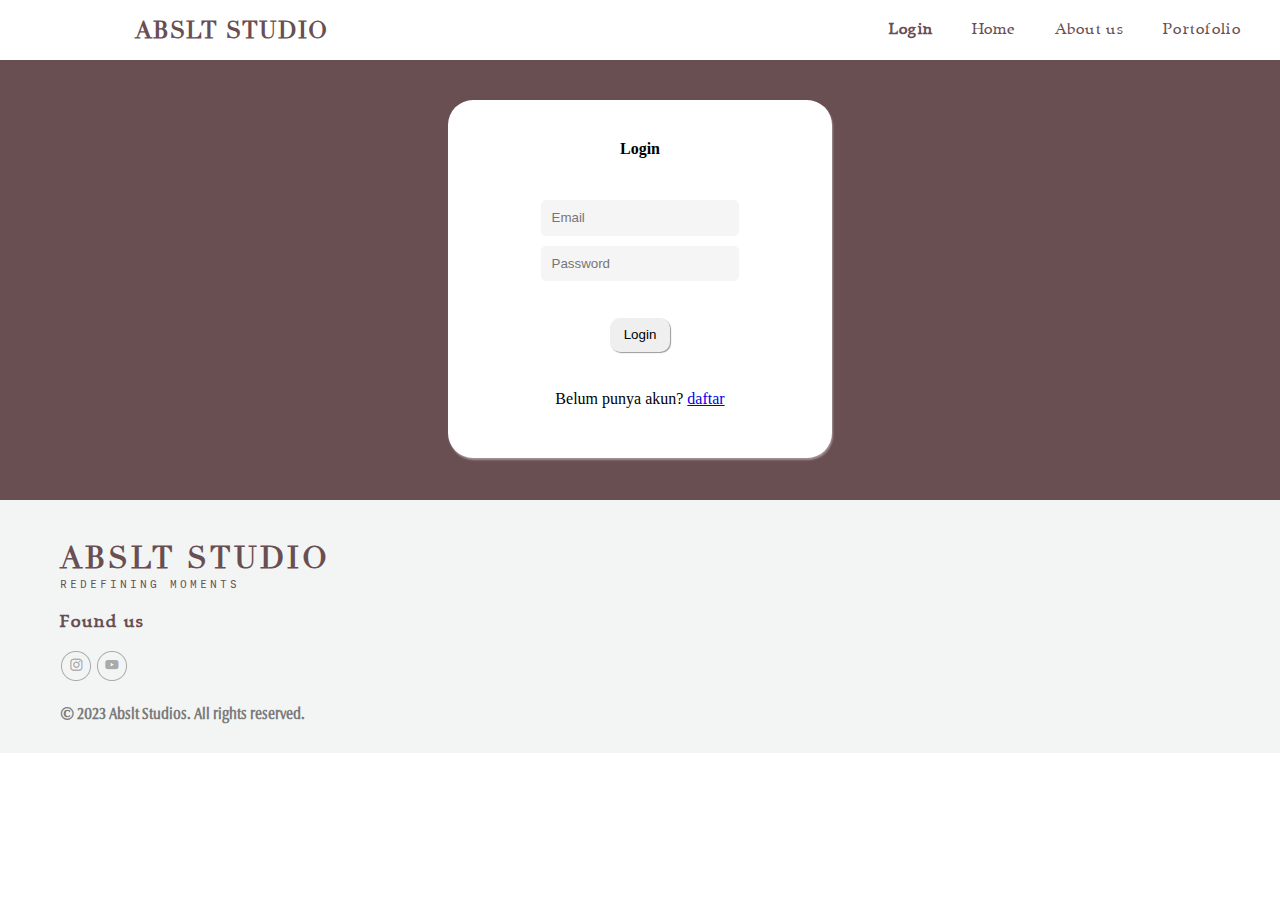
<file: Postest 2/html/index.html>
<!DOCTYPE html>
<html>
    <head>
        <link rel="stylesheet" type="text/css" href="../css/login.css">
        <meta charset="UTF-8">
        <meta http-equiv="X-UA-Compatible" content="IE=edge">
        <meta name="viewport" content="width=device-width, initial-scale=1.0">
        <title>Portfolibsite</title>

    </head>
    <body>
        <div class="wrapper">
            <div class="header">
                <p><b>ABSLT STUDIO</b></p> 
                <a href="portofolio.html">Portofolio</a>
                <a href="about.html">About us</a>
                <a href="webphoto.html">Home</a>
                <a href="index.html"><b>Login</b></a>
            </div>
            <div class="content">
                <form class="form" id="form">
                    <p class="heading">Login</p>
                    <input type="text" class="input" placeholder="Email" id="emllogin" required>
                    <input type="password" class="input" placeholder="Password" id="passlogin" required>
                    <button type="submit" class="submit" id="masuk" onclick="login()">Login</button>
                    <br>
                    <p>Belum punya akun? <a href="daftar.html">daftar</p>
                </form>
            </div>
            <footer>
                <a id="nama" href="webphotologin.html"><b>ABSLT STUDIO</b></a>
                <br>
                <p id="slogan">REDEFINING MOMENTS</p>
                <br>
                <p id="kontak"><b>Found us</b></p>
                <br>
                
                    <a href="https://instagram.com/indrabna?igshid=OGQ2MjdiOTE=" target="_blank" ><img src="../img/ig.png"></a>  
                    <a href=""><img src="../img/yt.png"></a>
                    <br><br>
                    <div class="copy">
                        <p><b>&copy; 2023 Abslt Studios. All rights reserved.</b></p>
                    </div>
                </footer>
        </div>
    </body>
    <script src="../js/coba.js"></script>
</html>
</file>
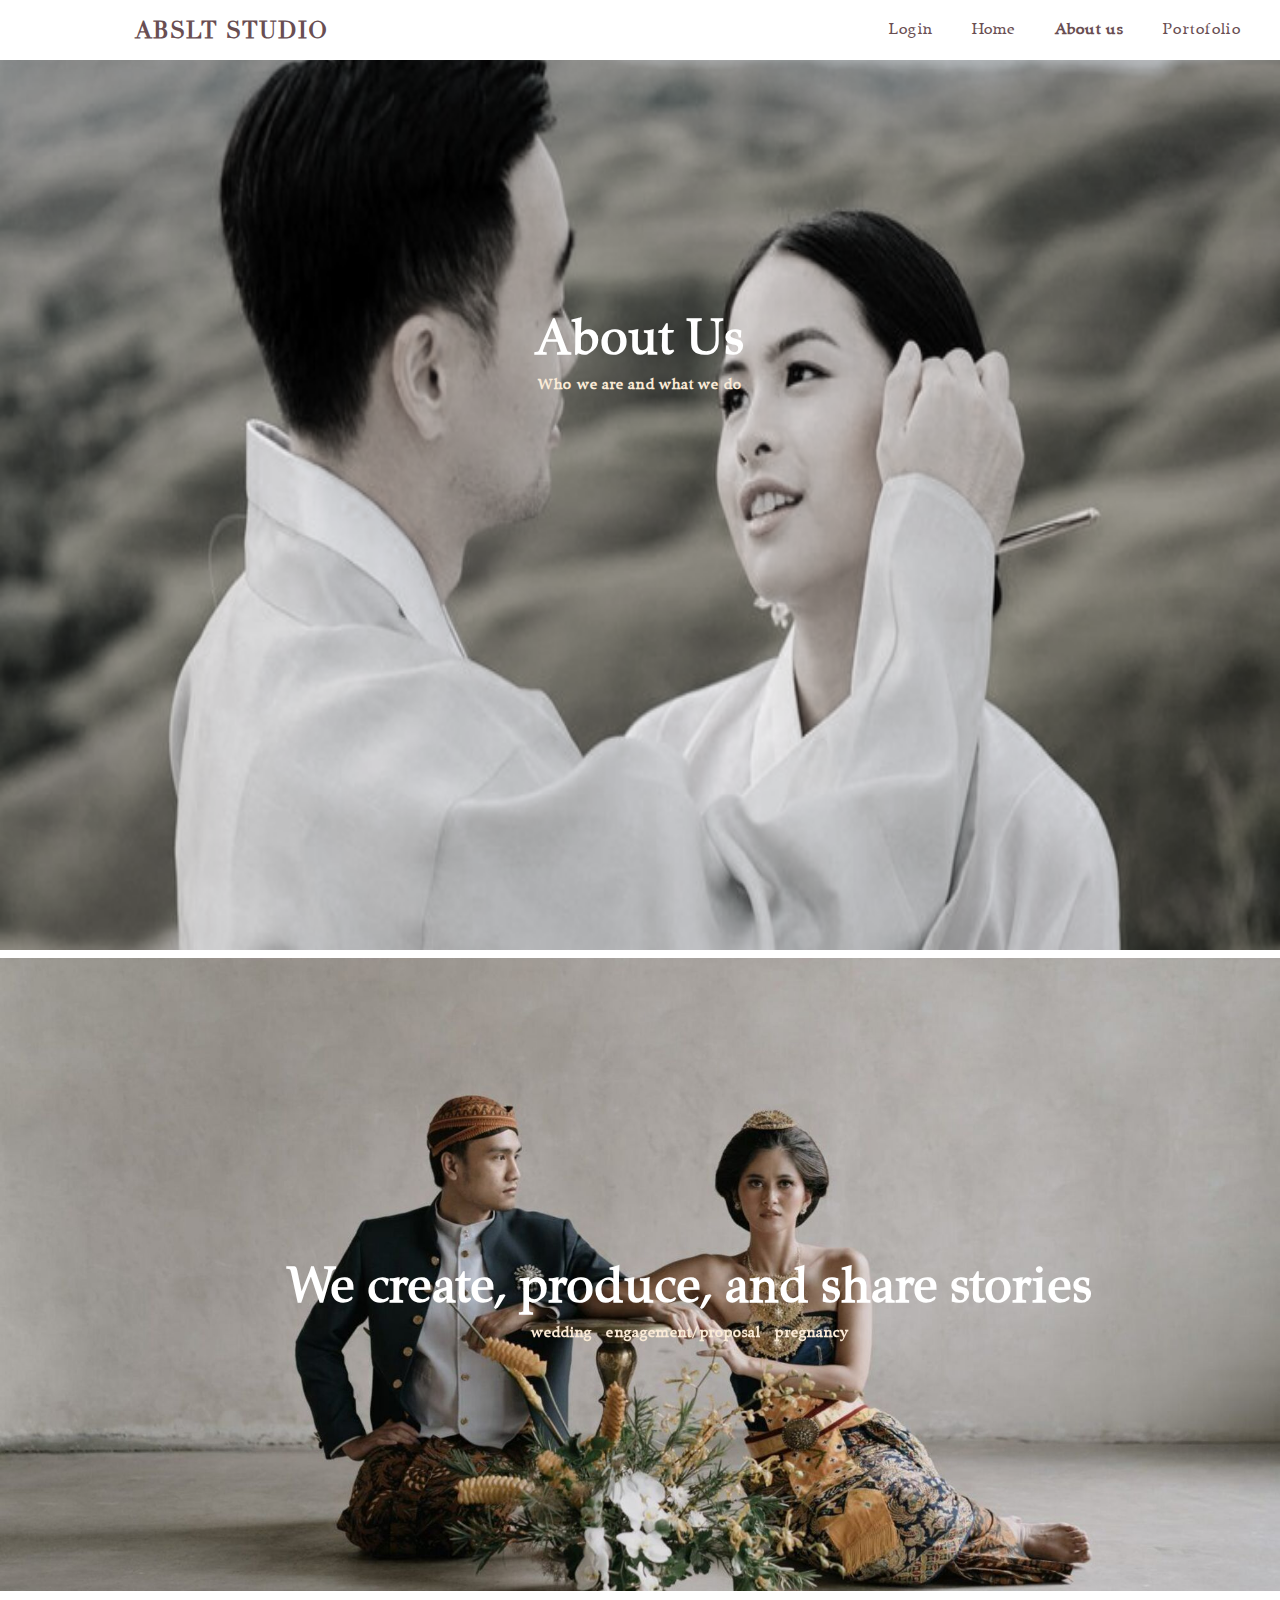
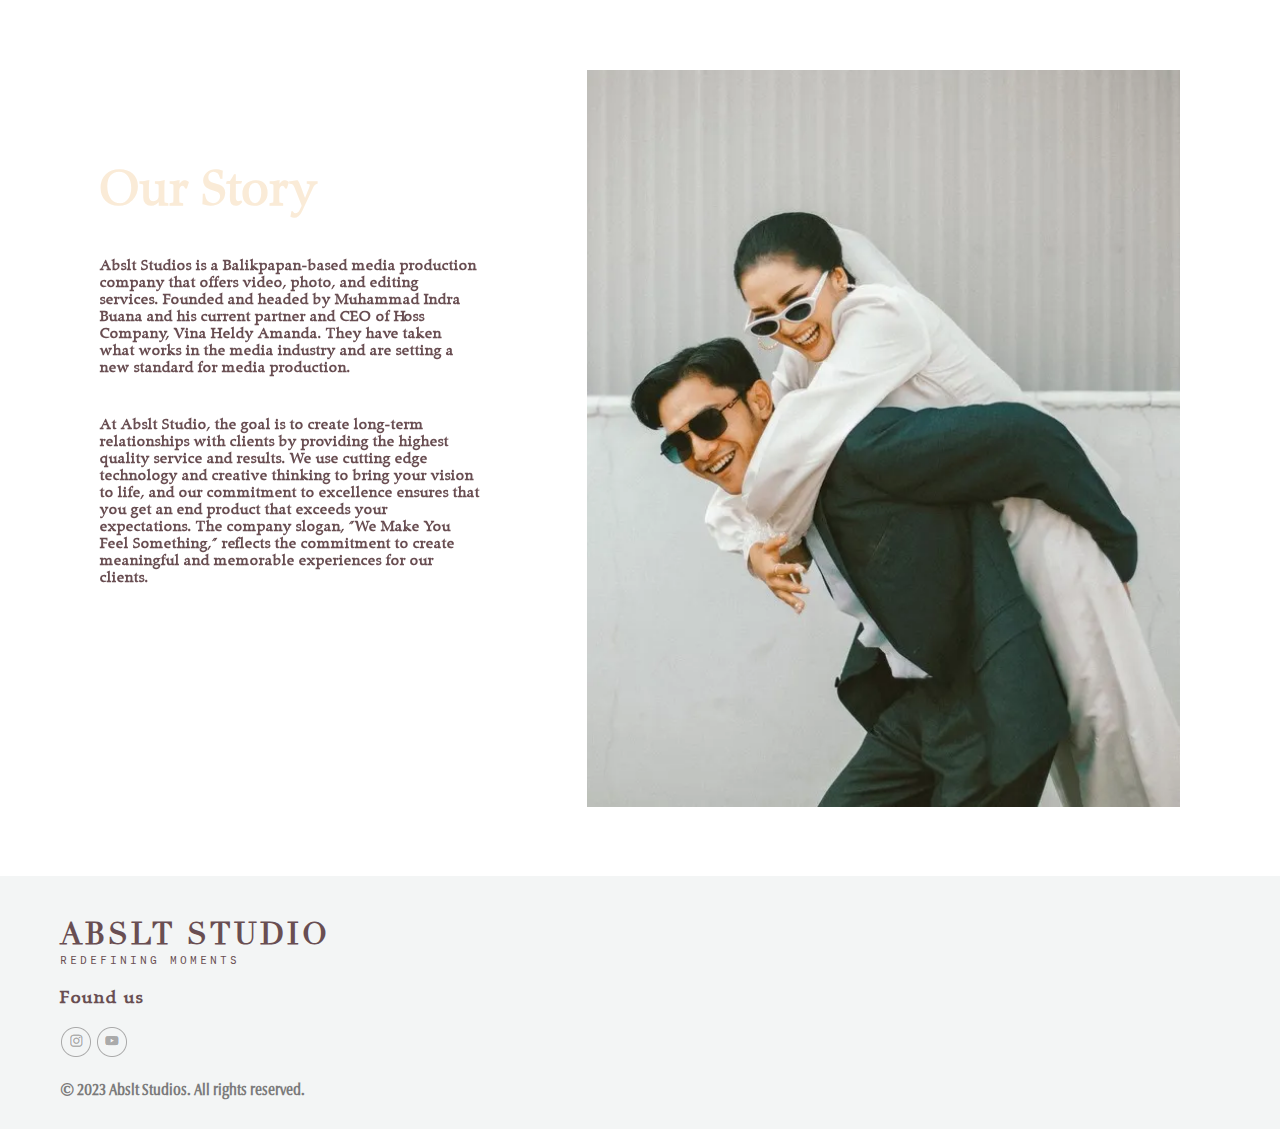
<file: Postest 2/html/about.html>
<!DOCTYPE html>
<html>
    <head>
        <link rel="stylesheet" type="text/css" href="../css/about.css">
        <meta charset="UTF-8">
        <meta http-equiv="X-UA-Compatible" content="IE=edge">
        <meta name="viewport" content="width=device-width, initial-scale=1.0">
        <title>Portfolibsite</title>

    </head>
    <body>
        <div class="wrapper">
            <div class="header">
                <p><b>ABSLT STUDIO</b></p>    

                <a href="portofolio.html">Portofolio</a>
                <a href="about.html"><b>About us</b></a>
                <a href="webphoto.html">Home</a>
                <a href="index.html">Login</a>
            </div>
            <div class="content">
                <p><b>About Us</b></p>
                <h1>Who we are and what we do</h1>
                <div class="service">
                    <p><b>We create, produce, and share stories</b></p>
                    <h1>wedding engagement/proposal pregnancy</h1>
                </div>
                <div class="penjelasan">
                    <p><b>Our Story</b></p>
                    <h1>Abslt Studios is a Balikpapan-based media production company that offers video, photo, and editing services. Founded and headed by Muhammad Indra Buana and his current partner and CEO of Hoss Company, Vina Heldy Amanda. They have taken what works in the media industry and are setting a new standard for media production.</h1>
                    <h1>At Abslt Studio, the goal is to create long-term relationships with clients by providing the highest quality service and results. We use cutting edge technology and creative thinking to bring your vision to life, and our commitment to excellence ensures that you get an end product that exceeds your expectations. The company slogan, "We Make You Feel Something," reflects the commitment to create meaningful and memorable experiences for our clients. </h1>
                </div>
            </div>
            <footer>
                <a id="nama" href="webphoto.html"><b>ABSLT STUDIO</b></a>
                <br>
                <p id="slogan">REDEFINING MOMENTS</p>
                <br>
                <p id="kontak"><b>Found us</b></p>
                <br>
                
                <a href="https://instagram.com/indrabna?igshid=OGQ2MjdiOTE=" target="_blank" ><img src="../img/ig.png"></a>  
                <a href=""><img src="../img/yt.png"></a>
                <br><br>
                <div class="copy">
                    <p><b>&copy; 2023 Abslt Studios. All rights reserved.</b></p>
                </div>
            </footer>
        </div>
    </body>
</html>
</file>
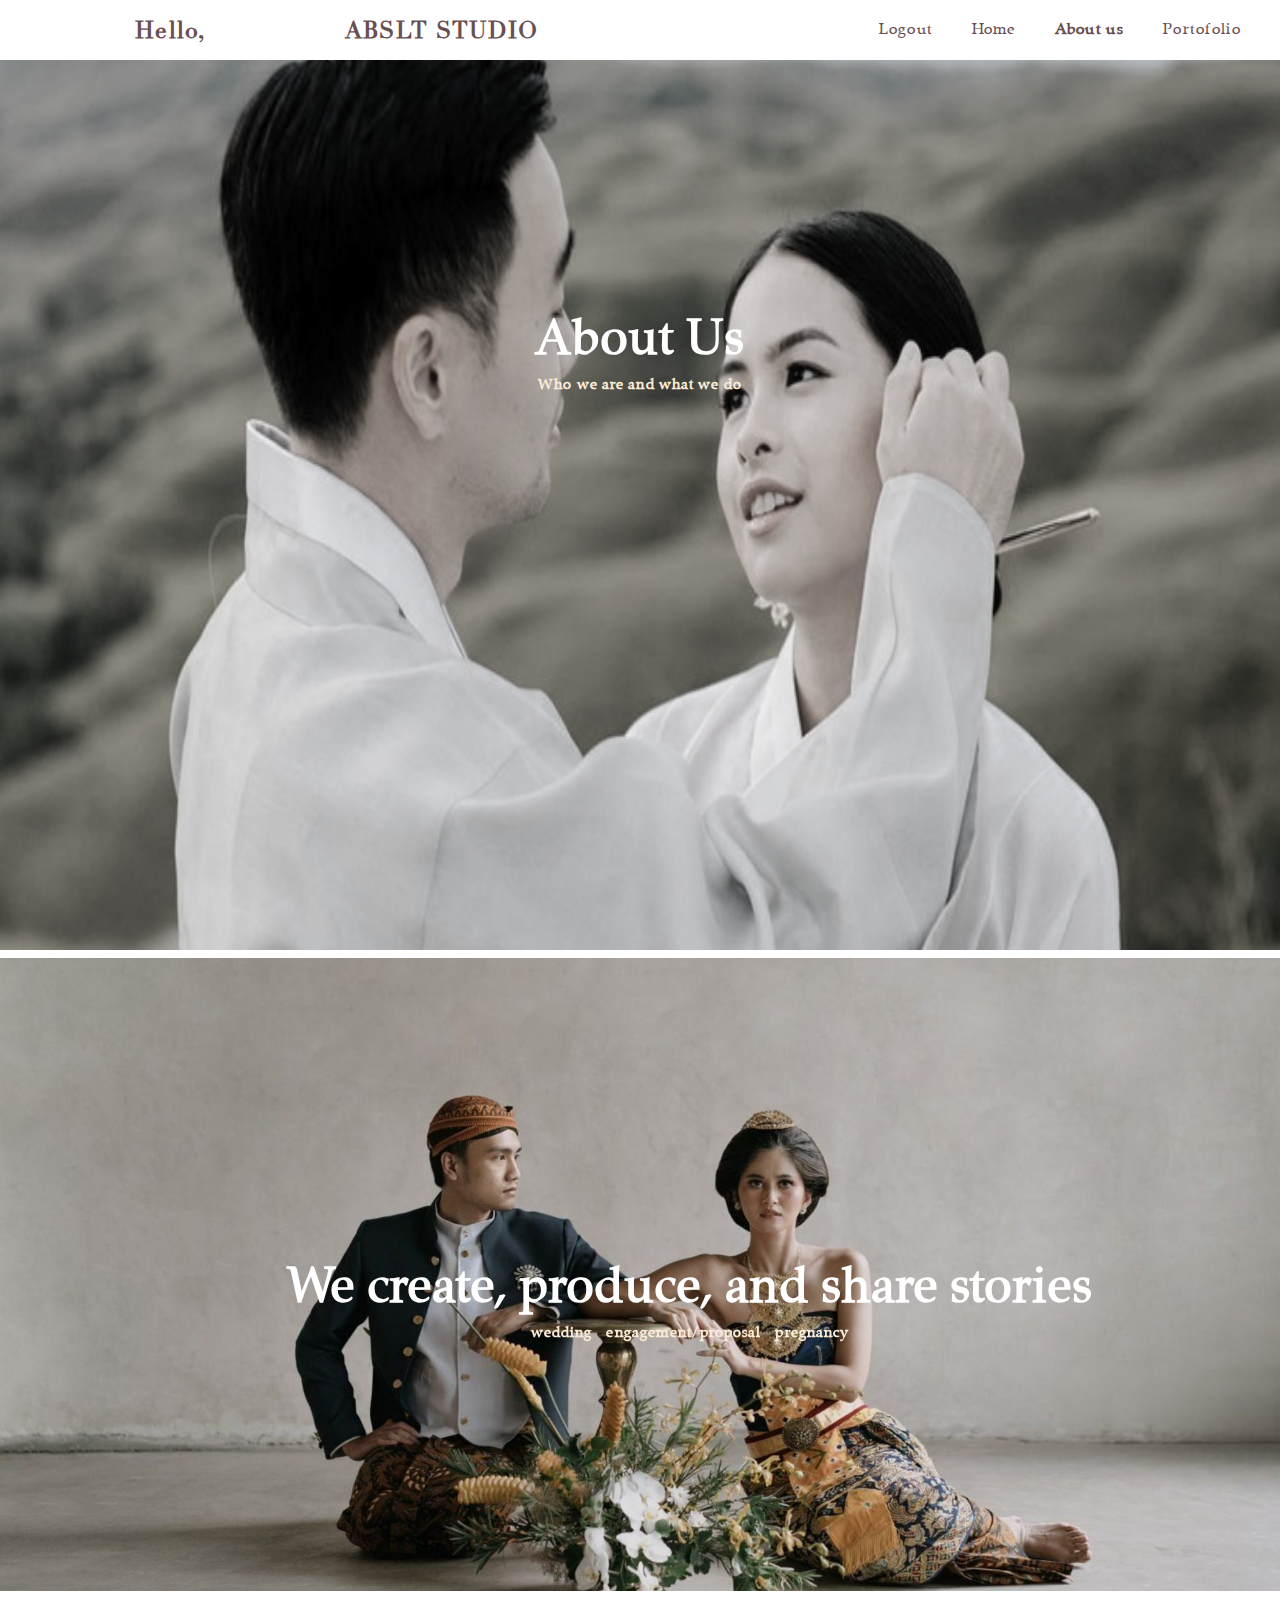
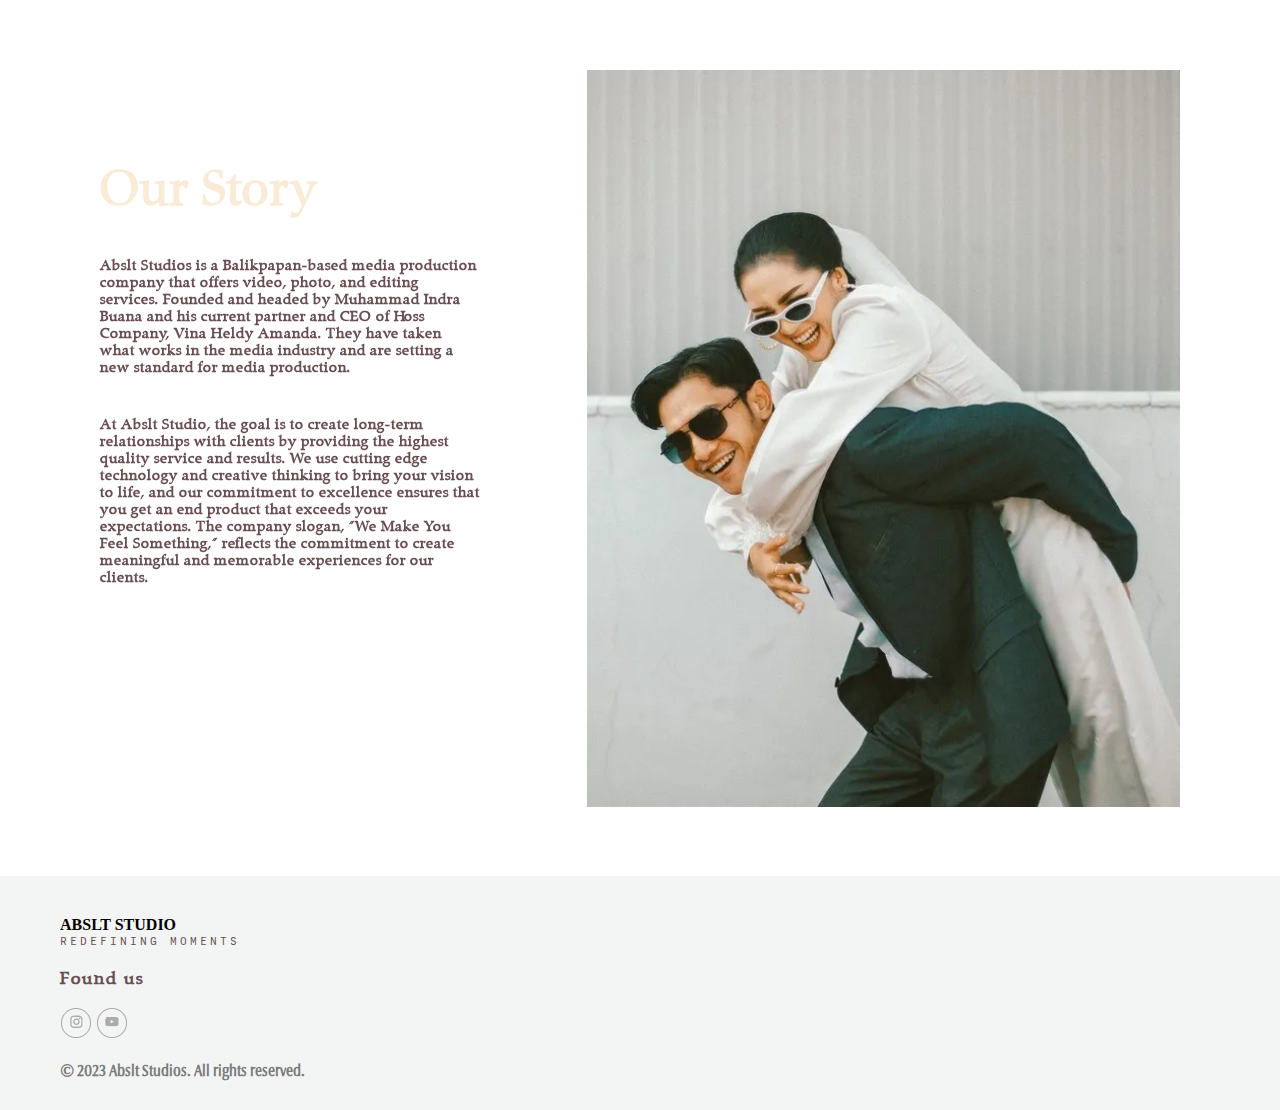
<file: Postest 2/html/aboutlogin.html>
<!DOCTYPE html>
<html>
    <head>
        <link rel="stylesheet" type="text/css" href="../css/about.css">
        <meta charset="UTF-8">
        <meta http-equiv="X-UA-Compatible" content="IE=edge">
        <meta name="viewport" content="width=device-width, initial-scale=1.0">
        <title>Portfolibsite</title>

    </head>
    <body>
        <div class="wrapper">
            <div class="header">
                <p><b>Hello, </b><span id='hello' style="font-weight: 600;"></span></p>  
                <p><b>ABSLT STUDIO</b></p>    
                <a href="portofoliologin.html">Portofolio</a>
                <a href="aboutlogin.html"><b>About us</b></a>
                <a href="webphotologin.html">Home</a>
                <a href="index.html">Logout</a>
            </div>
            <div class="content">
                <p><b>About Us</b></p>
                <h1>Who we are and what we do</h1>
                <div class="service">
                    <p><b>We create, produce, and share stories</b></p>
                    <h1>wedding engagement/proposal pregnancy</h1>
                </div>
                <div class="penjelasan">
                    <p><b>Our Story</b></p>
                    <h1>Abslt Studios is a Balikpapan-based media production company that offers video, photo, and editing services. Founded and headed by Muhammad Indra Buana and his current partner and CEO of Hoss Company, Vina Heldy Amanda. They have taken what works in the media industry and are setting a new standard for media production.</h1>
                    <h1>At Abslt Studio, the goal is to create long-term relationships with clients by providing the highest quality service and results. We use cutting edge technology and creative thinking to bring your vision to life, and our commitment to excellence ensures that you get an end product that exceeds your expectations. The company slogan, "We Make You Feel Something," reflects the commitment to create meaningful and memorable experiences for our clients. </h1>
                </div>
            </div>
            <footer>
                <b>ABSLT STUDIO</b></a>
                <br>
                <p id="slogan">REDEFINING MOMENTS</p>
                <br>
                <p id="kontak"><b>Found us</b></p>
                <br>
                
                <a href="https://instagram.com/indrabna?igshid=OGQ2MjdiOTE=" target="_blank" ><img src="../img/ig.png"></a>  
                <a href=""><img src="../img/yt.png"></a>
                <br><br>
                <div class="copy">
                    <p><b>&copy; 2023 Abslt Studios. All rights reserved.</b></p>
                </div>
            </footer>
        </div>
    </body>
    <script src="../js/webphoto.js"></script>
</html>
</file>
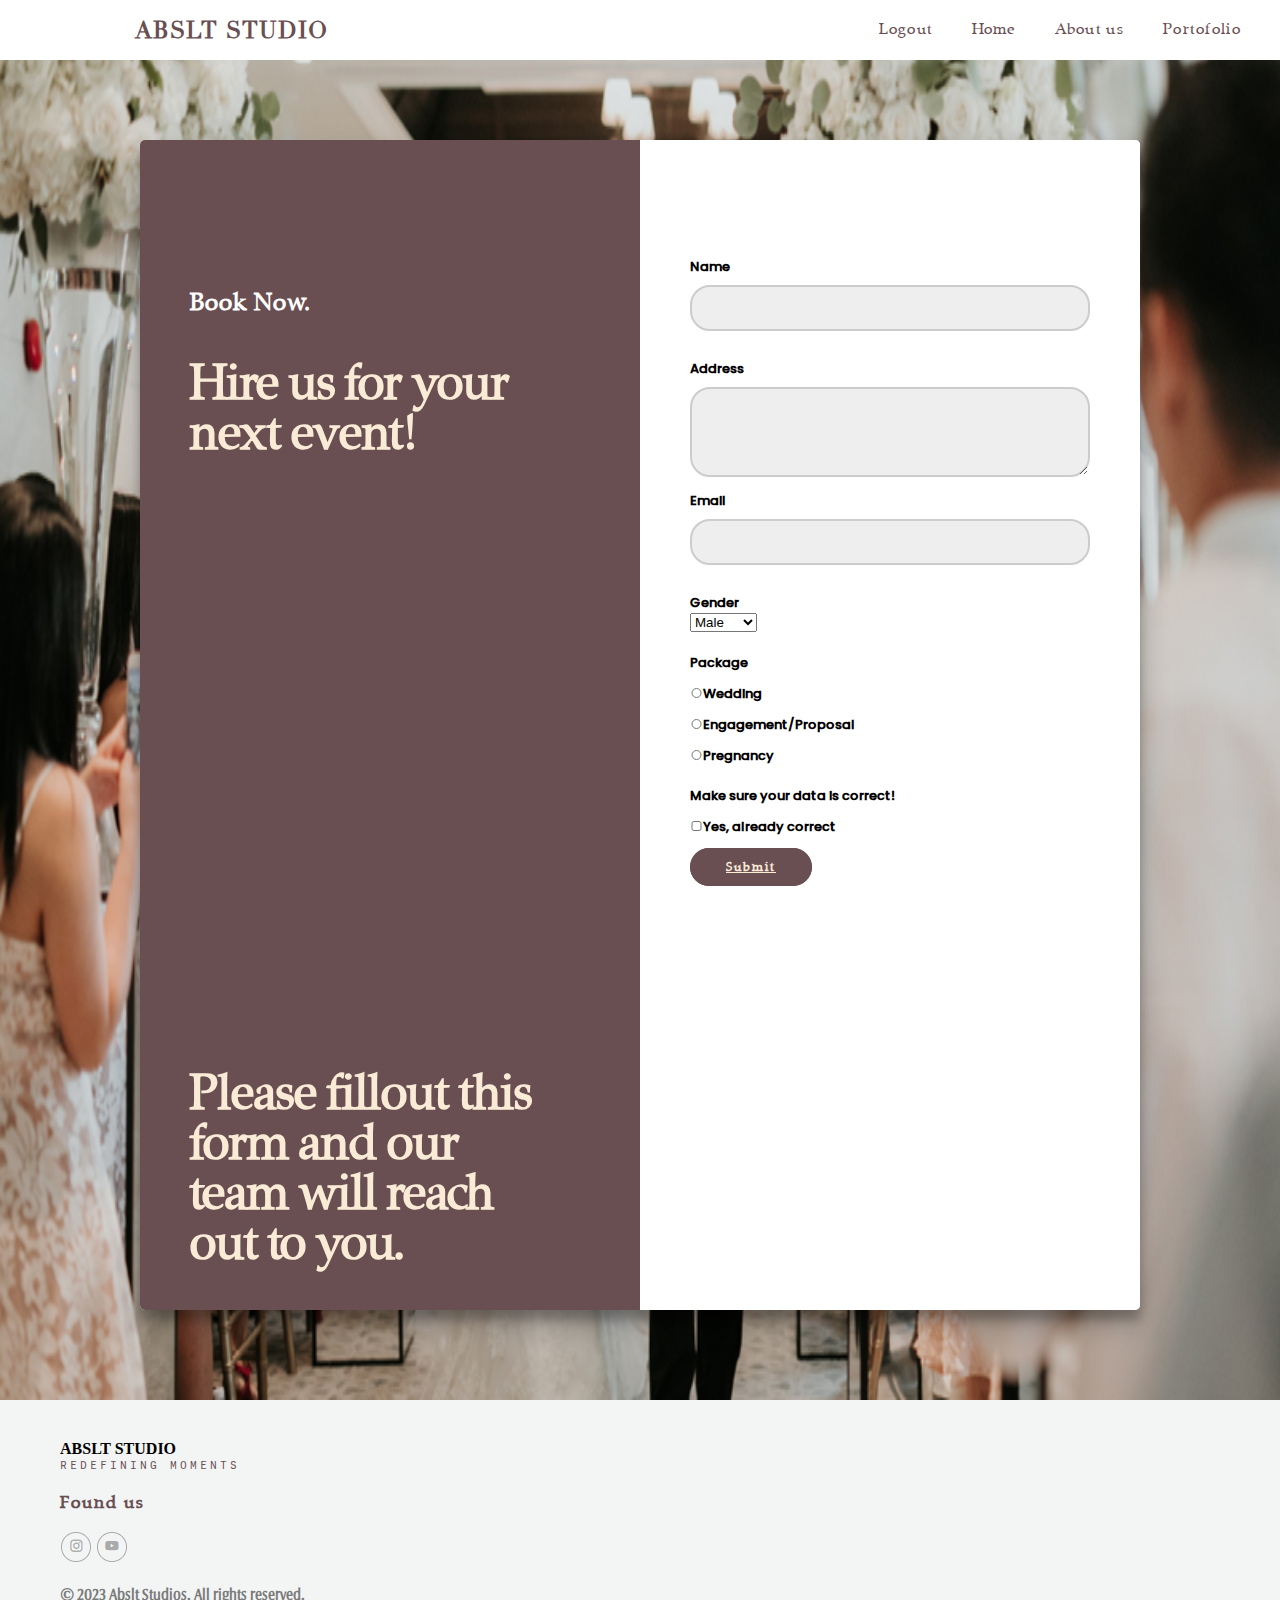
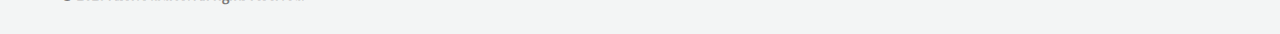
<file: Postest 2/html/booknowlogin.html>
<!DOCTYPE html>
<html>
    <head>
        <link rel="stylesheet" type="text/css" href="../css/booknow.css">
        <meta charset="UTF-8">
        <meta http-equiv="X-UA-Compatible" content="IE=edge">
        <meta name="viewport" content="width=device-width, initial-scale=1.0">
        <title>Portfolibsite</title>

    </head>
    <body>
        <div class="wrapper">
            <div class="header">
                <p><b>ABSLT STUDIO</b></p>    
                <a href="portofoliologin.html">Portofolio</a>
                <a href="aboutlogin.html">About us</a>
                <a href="webphotologin.html">Home</a>
                <a href="index.html">Logout</a>
            </div>
            <div class="content">
                <div class="container">
                    <div class="card-container">
                        <div class="left">
                            <div class="left-container">
                                <h2><b>Book Now.</b></h2>
                                <p><b>Hire us for your next event!</b></p>
                                <p><b>Please fillout this form and our team will reach out to you.</b></p></b></p>
                            </div>
                        </div>
                        <div class="right">
                            <div class="right-container">
                                <form>
                                    <label for="text">Name</label><br>
                                    <input type="text" id="nm" name="nm"><br>
                                    <br>
                                    <label for="pesan">Address</label><br>
                                    <textarea rows="5" cols="40" id="address" name="pesan"></textarea><br>
                                    <label for="email">Email</label><br>
                                    <input type="email" id="eml" name="eml"><br>
                                    <br>
                                    <label for="Gender">Gender</label><br>
                                    <select id="Gender" name="Gender">
                                        <option value="Male">Male</option>
                                        <option value="Female">Female</option>
                                    </select>
                                    <br><br>
                                    <label for="radio">Package</label><br>
                                    <input type="radio" id="wedding" name="radio" value="wedding">Wedding<br>
                                    <input type="radio" id="engagementproposal" name="radio" value="engagementproposal">Engagement/Proposal<br>
                                    <input type="radio" id="pregnancy" name="radio" value="pregnancy">Pregnancy<br>
                                    <br>
                                    <label for="checkbox">Make sure your data is correct!</label><br>
                                    <input type="checkbox" name="checkbox" id="checkbox" value="Yes, already correct">Yes, already correct<br>
                                    <br>
                                    <!-- <button>Book</button> -->
                                    <a class="btn" onclick="simpan()" href="form.html">Submit</a>
                                </form>
                            </div>
                        </div>
                    </div>
            
                </div>
            </div>
            <footer>
                <b>ABSLT STUDIO</b></a>
                <br>
                <p id="slogan">REDEFINING MOMENTS</p>
                <br>
                <p id="kontak"><b>Found us</b></p>
                <br>
                
                    <a href="https://instagram.com/indrabna?igshid=OGQ2MjdiOTE=" target="_blank" ><img src="../img/ig.png"></a>  
                    <a href=""><img src="../img/yt.png"></a>
                    <br><br>
                    <div class="copy">
                        <p><b>&copy; 2023 Abslt Studios. All rights reserved.</b></p>
                    </div>
            </footer>
        </div>
    </body>
    <script src="../js/boooknow.js"></script>
</html>

    <!-- <h1>Formulir Pendaftaran</h1>
    <form>
      <label for="nama">Nama Lengkap:</label>
      <input type="text" id="nama" name="nama" placeholder="Masukkan nama lengkap" required>

      <label for="email">Email:</label>
      <input type="email" id="email" name="email" placeholder="Masukkan alamat email" required>

      <label for="bidang">Pilih Bidang</label>
      <input type="checkbox" id="bidang" name="checkbox" value="Web Developer">Web Developer <br>
      <input type="checkbox" id="bidang" name="checkbox" value="UI/UX Design">UI/UX Design <br>
      <input type="checkbox" id="bidang" name="checkbox" value="Cyber Security">Cyber Security <br>
      <br>
      <br>
      <label for="alamat">Alamat:</label>
      <input type="text" id="alamat" name="alamat" placeholder="Masukkan alamat" required>
      
      <br>
      <label for="radio">Pendidikan Terakhir:</label><br> 
      <input type="radio"  name="radio" value="SMK">SMK <br>
      <input type="radio" name="radio" value="SMA">SMA <br>
      <br>
      <a class="btn" onclick="simpan()" href="form.html">Submit</a> -->
</file>
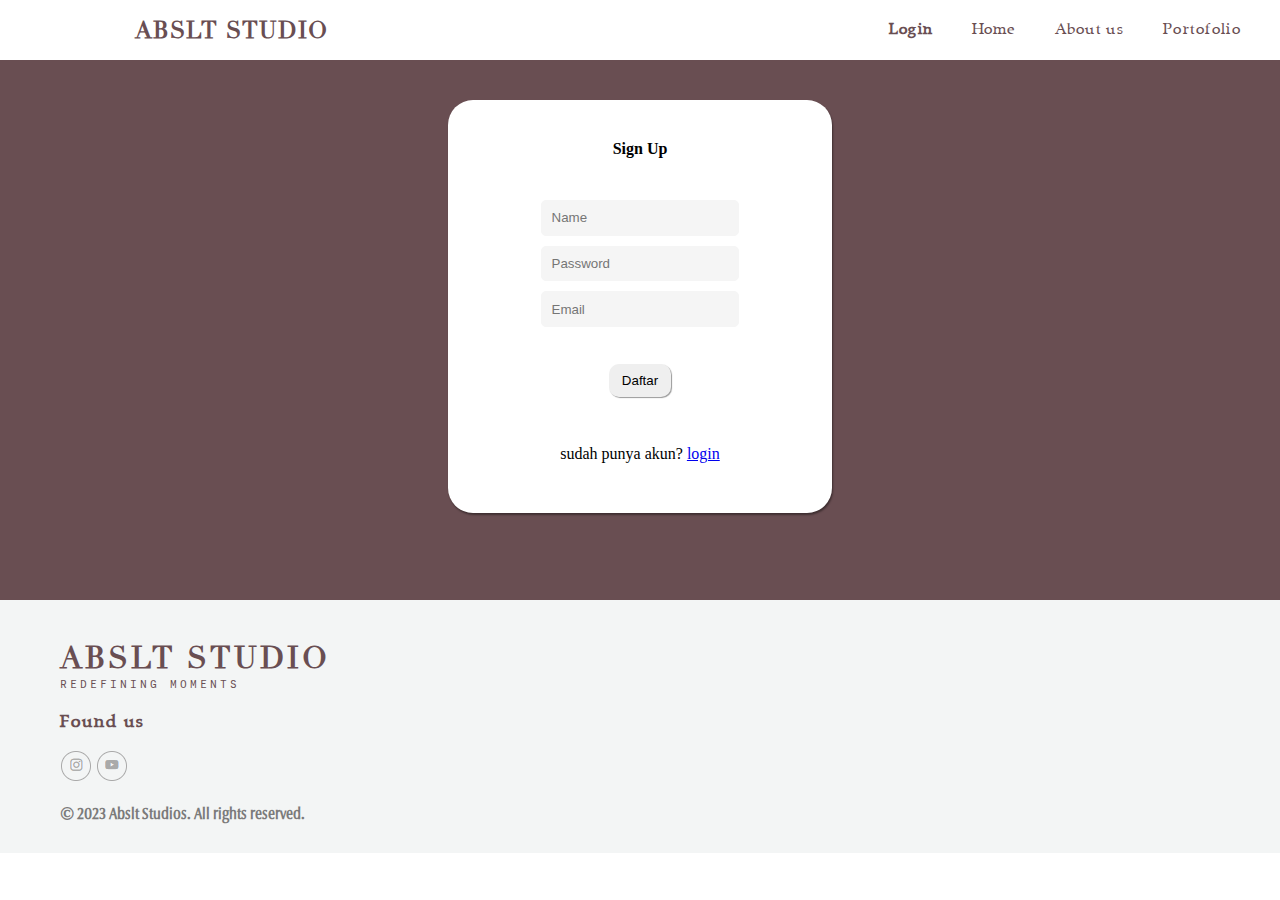
<file: Postest 2/html/daftar.html>
<!DOCTYPE html>
<html>
    <head>
        <link rel="stylesheet" type="text/css" href="../css/daftar.css">
        <meta charset="UTF-8">
        <meta http-equiv="X-UA-Compatible" content="IE=edge">
        <meta name="viewport" content="width=device-width, initial-scale=1.0">
        <title>Portfolibsite</title>

    </head>
    <body>
        <div class="wrapper">
            <div class="header">
                <p><b>ABSLT STUDIO</b></p>

                <a href="portofolio.html">Portofolio</a>
                <a href="about.html">About us</a>
                <a href="webphoto.html">Home</a>
                <a href="index.html"><b>Login</b></a>
            </div>
            <div class="content">
                <form id="form" class="form">
                    <p class="heading">Sign Up</p>
                    <input type="text" class="input" placeholder="Name" id="nama" required>
                    <input type="password" class="input" placeholder="Password" id="pw" required>
                    <input type="email" class="input" placeholder="Email" id="eml" required>
                    <button type="submit" class="submit" id="submit">Daftar</button>
                    <table>
    
                        <tbody id="result">
                             
                        </tbody>
                    </table>
                    <br>
                    <p>sudah punya akun? <a href="index.html">login</p>
                </form>
            </div>
            <footer>
                <a id="name" href="webphoto.html"><b>ABSLT STUDIO</b></a>
                <br>
                <p id="slogan">REDEFINING MOMENTS</p>
                <br>
                <p id="kontak"><b>Found us</b></p>
                <br>
                
                    <a href="https://instagram.com/indrabna?igshid=OGQ2MjdiOTE=" target="_blank" ><img src="../img/ig.png"></a>  
                    <a href=""><img src="../img/yt.png"></a>
                    <br><br>
                    <div class="copy">
                        <p><b>&copy; 2023 Abslt Studios. All rights reserved.</b></p>
                    </div>
                </footer>
        </div>
    </body>
    <script src="../js/coba.js"></script>
</html>
</file>
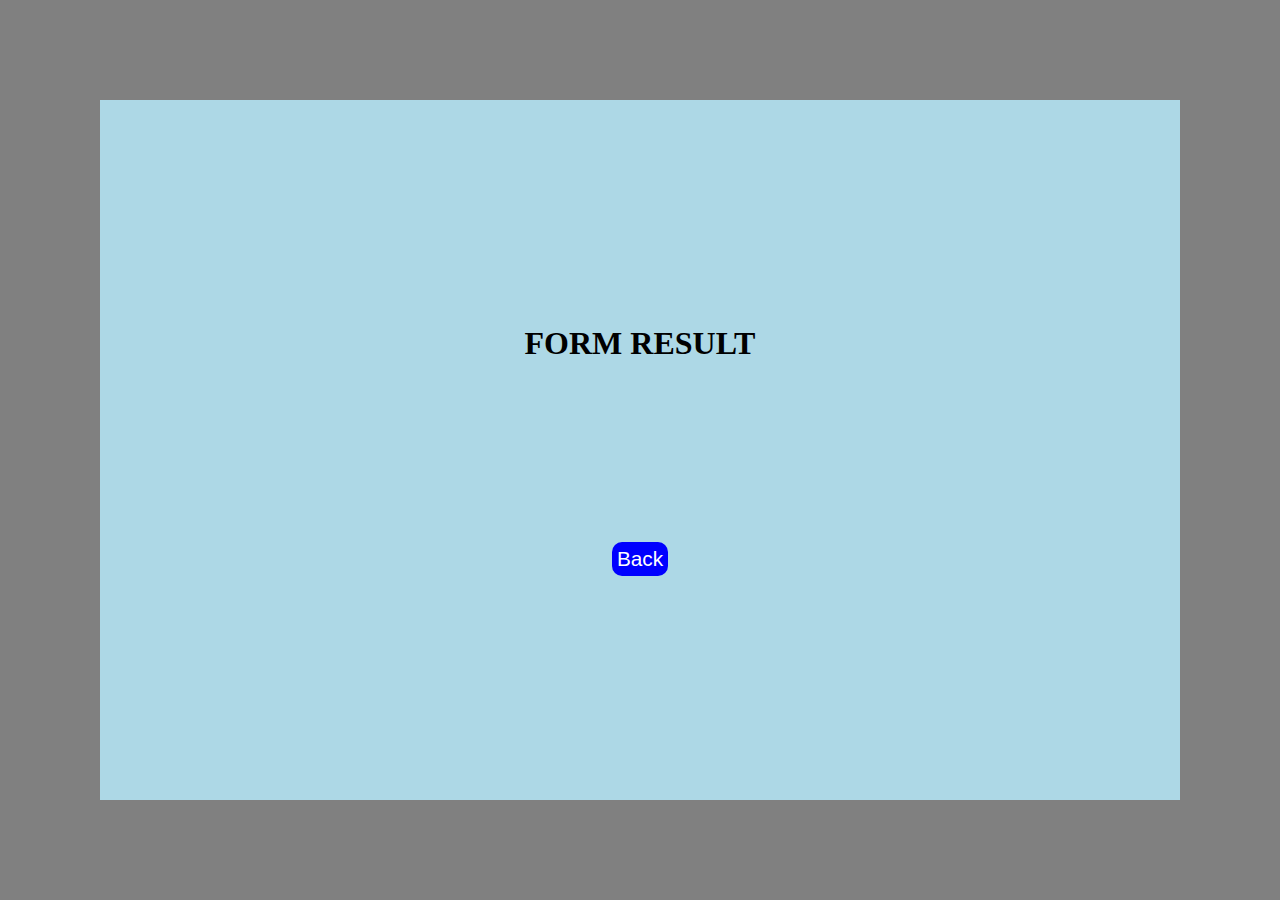
<file: Postest 2/html/form.html>
<!DOCTYPE html>
<html lang="en">
<head>
    <meta charset="UTF-8">
    <meta http-equiv="X-UA-Compatible" content="IE=edge">
    <meta name="viewport" content="width=device-width, initial-scale=1.0">
    <link rel="stylesheet" href="../css/form.css">
    <title>Form</title>
</head>
<body>
    <header>
        <h1> FORM RESULT</h1>
    </header>
    <main>
        <div class="konten">
            <pre id="nm_form"></pre>
            <pre id="eml_form"></pre>
            <pre id="address_form"></pre>
            <pre id="gender_form"></pre>
            <pre id="radio_form"></pre>
            <pre id="checkbox_form"></pre>
        </div>
        <div class="back">
            <a href="webphotologin.html">Back</a>
        </div>    
    </main>
<script src="../js/form.js"></script>
</body>
</html>
</file>
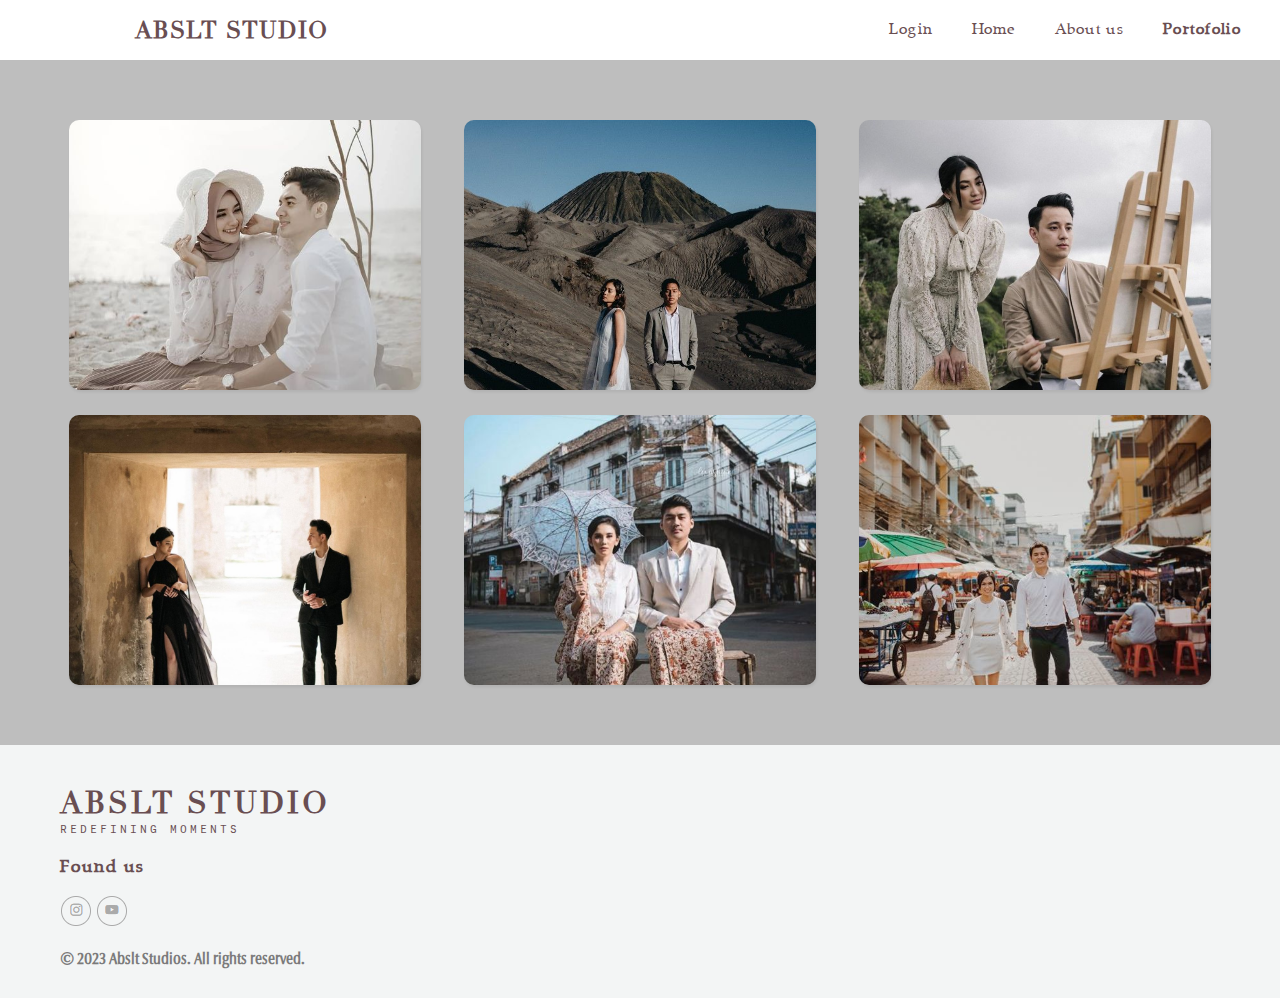
<file: Postest 2/html/portofolio.html>
<!DOCTYPE html>
<html>
    <head>
        <link rel="stylesheet" type="text/css" href="../css/portofolio.css">
        <meta charset="UTF-8">
        <meta http-equiv="X-UA-Compatible" content="IE=edge">
        <meta name="viewport" content="width=device-width, initial-scale=1.0">
        <title>Portfolibsite</title>

    </head>
    <body>
            <div class="header">
                <p><b>ABSLT STUDIO</b></p>    
                <a href="portofolio.html"><b>Portofolio</b></a>
                <a href="about.html">About us</a>
                <a href="webphoto.html">Home</a>
                <a href="index.html">Login</a>
            </div>
            <div class="content">
                <img src="../img/1jpg.jpg">
                <img src="../img/2.jpg">
                <img src="../img/3.jpg">
                <img src="../img/4.jpg">
                <img src="../img/5.jpg">
                <img src="../img/6.jpg">
            </div>
            <footer>
                <a id="nama" href="webphoto.html"><b>ABSLT STUDIO</b></a>
                <br>
                <p id="slogan">REDEFINING MOMENTS</p>
                <br>
                <p id="kontak"><b>Found us</b></p>
                <br>
                
                    <a href="https://instagram.com/indrabna?igshid=OGQ2MjdiOTE=" target="_blank" ><img src="../img/ig.png"></a>  
                    <a href=""><img src="../img/yt.png"></a>
                    <br><br>
                    <div class="copy">
                        <p><b>&copy; 2023 Abslt Studios. All rights reserved.</b></p>
                    </div>
            </footer>
        
    </body>
</html>
</file>
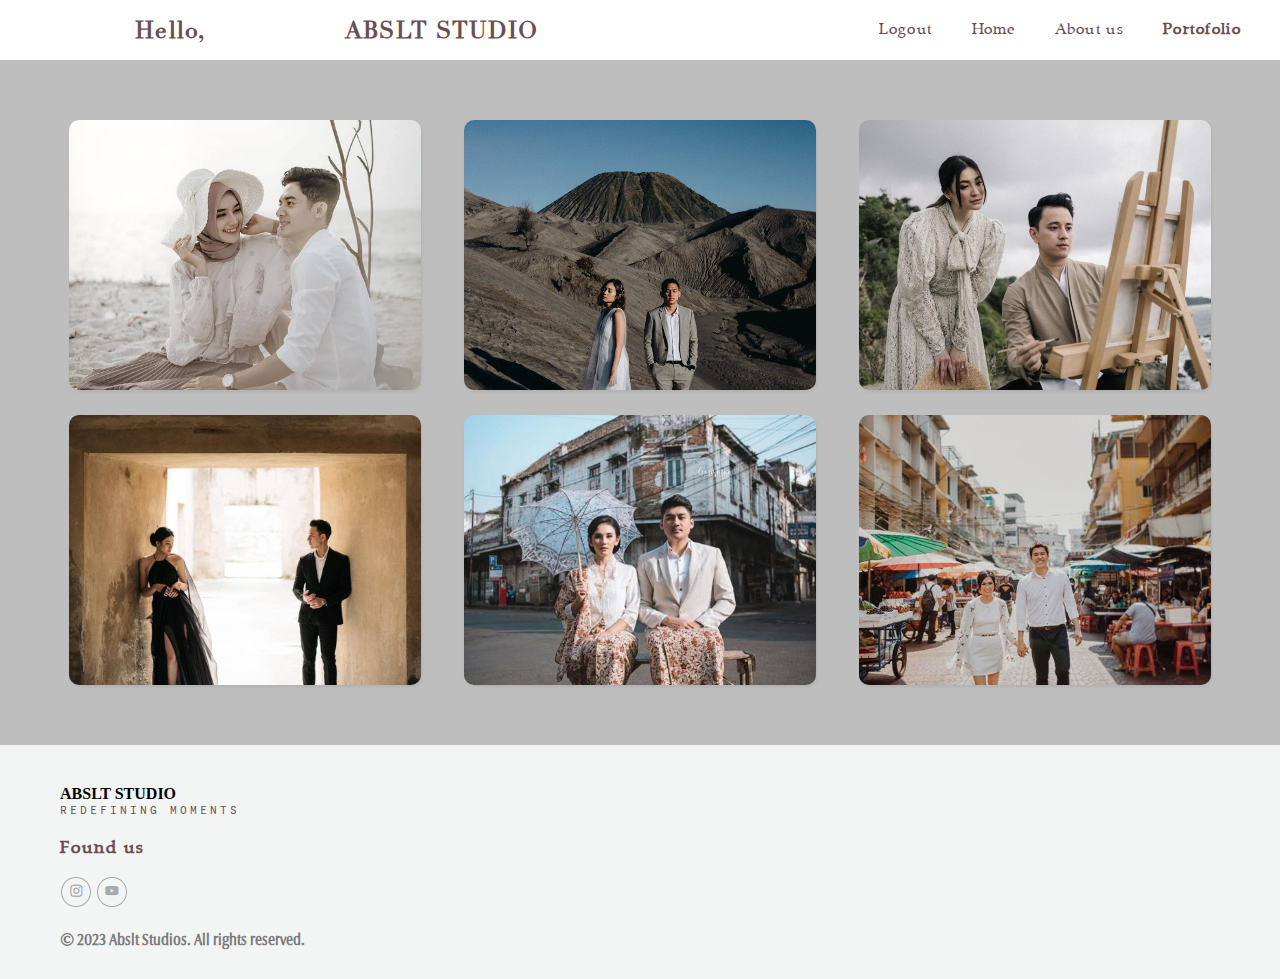
<file: Postest 2/html/portofoliologin.html>
<!DOCTYPE html>
<html>
    <head>
        <link rel="stylesheet" type="text/css" href="../css/portofolio.css">
        <meta charset="UTF-8">
        <meta http-equiv="X-UA-Compatible" content="IE=edge">
        <meta name="viewport" content="width=device-width, initial-scale=1.0">
        <title>Portfolibsite</title>

    </head>
    <body>
            <div class="header">
                <p><b>Hello, </b><span id='hello' style="font-weight: 600;"></span></p>  
                <p><b>ABSLT STUDIO</b></p>    
                <a href="portofoliologin.html"><b>Portofolio</b></a>
                <a href="aboutlogin.html">About us</a>
                <a href="webphotologin.html">Home</a>
                <a href="index.html">Logout</a>
            </div>
            <div class="content">
                <img src="../img/1jpg.jpg">
                <img src="../img/2.jpg">
                <img src="../img/3.jpg">
                <img src="../img/4.jpg">
                <img src="../img/5.jpg">
                <img src="../img/6.jpg">
            </div>
            <footer>
                <b>ABSLT STUDIO</b></a>
                <br>
                <p id="slogan">REDEFINING MOMENTS</p>
                <br>
                <p id="kontak"><b>Found us</b></p>
                <br>
                
                    <a href="https://instagram.com/indrabna?igshid=OGQ2MjdiOTE=" target="_blank" ><img src="../img/ig.png"></a>  
                    <a href=""><img src="../img/yt.png"></a>
                    <br><br>
                    <div class="copy">
                        <p><b>&copy; 2023 Abslt Studios. All rights reserved.</b></p>
                    </div>
            </footer>
        
    </body>
    <script src="../js/webphoto.js"></script>
</html>
</file>
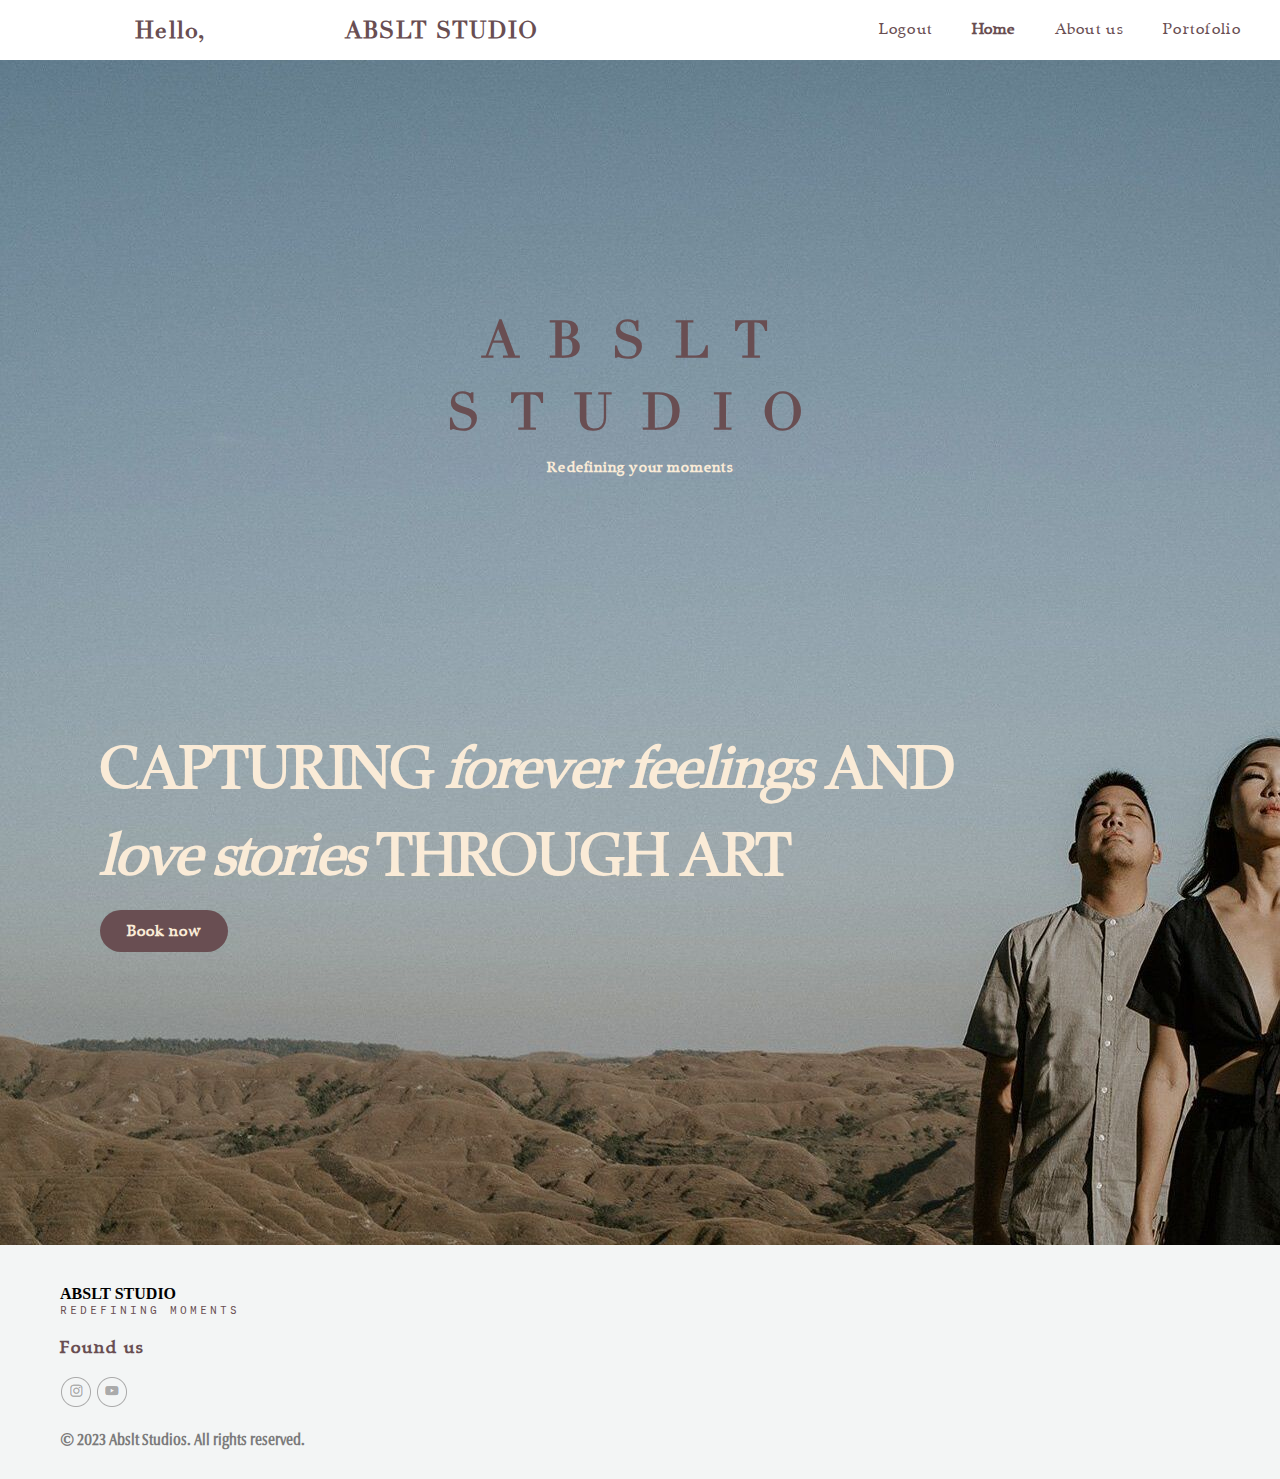
<file: Postest 2/html/webphotologin.html>
<!DOCTYPE html>
<html>
    <head>
        <link rel="stylesheet" type="text/css" href="../css/home.css">
        <meta charset="UTF-8">
        <meta http-equiv="X-UA-Compatible" content="IE=edge">
        <meta name="viewport" content="width=device-width, initial-scale=1.0">
        <title>Portfolibsite</title>

    </head>
    <body>
        <div class="wrapper">
            <div class="header">
                <p><b>Hello, </b><span id='hello' style="font-weight: 600;"></span></p>    
                <p><b>ABSLT STUDIO</b></p>
                <a href="portofoliologin.html">Portofolio</a>
                <a href="aboutlogin.html">About us</a>
                <a href="webphotologin.html"><b>Home</b></a>
                <a href="index.html">Logout</a>
                <br> 
            </div>
            <div class="content">
                <p><b>ABSLT</b></p>
                <p><b>STUDIO</b></p>
                <h1>Redefining your moments</h1>
                <h2>CAPTURING <i>forever feelings</i> AND </h2>
                <h2><i>love stories</i> THROUGH ART</h2>
                <a href="booknowlogin.html" class="link" target="_blank">Book now</a>
                </a>
    
            </div>
            <footer>
                <b>ABSLT STUDIO</b></a>
                <br>
                <p id="slogan">REDEFINING MOMENTS</p>
                <br>
                <p id="kontak"><b>Found us</b></p>
                <br>
                
                    <a href="https://instagram.com/indrabna?igshid=OGQ2MjdiOTE=" target="_blank" ><img src="../img/ig.png"></a>  
                    <a href=""><img src="../img/yt.png"></a>
                    <br><br>
                    <div class="copy">
                        <p><b>&copy; 2023 Abslt Studios. All rights reserved.</b></p>
                    </div>
                </footer>
        </div>
    </body>
    <script src="../js/webphoto.js"></script>
</html>
</file>
<file: Postest 2/css/login.css>
@font-face {
    font-family: header_font;
    src: url(../font/header_font.otf);
}

@font-face {
    font-family: nav_font;
    src: url(../font/nav_font.ttf);
}
@font-face {
    font-family: footer_name_font;
    src: url(../font/footer_name_font.ttf);
}

@font-face {
    font-family: slogan_font;
    src: url(../font/slogan_font.ttf);
}

*{
    margin: 0 auto;
}

.wrapper{
    background-color: #694e52;
    width: 100%;
}

.header{
    width: 100%;
    z-index: 1000;
    position: fixed;
    height: 82px;
    background: #ffffff;
    top: -22px;
}


.header p{
    letter-spacing: 1.3px;
    font-family: header_font;
    font-size: 23px;
    padding: 38px 0px 0px 135px;
    display: inline-block;
    top: 10px;
    color: #694e52;
}
.header a{
    letter-spacing: 1.3px;
    font-family: nav_font;
    float: right;
    padding-top: 42px;
    padding-right: 39px;
    text-decoration: none;
    color: #694e52;
    top: 10px;
    
}
.header a:hover{
	    transform: scale(1.1);
}
footer {
    background-color: #F3F5F5;
    padding: 40px 0px 30px 60px;
}

footer div a{
    margin-left: 7px;
    text-indent: 5px;
}

#nama {
    color: #694e52;
    text-decoration: none;
    font-size: 30px;
    letter-spacing: 3px;
    font-family: header_font;
}

#slogan {
    color: #694e52;
    font-size: 12px;
    font-family: slogan_font;
    letter-spacing: 3px;
    margin-bottom: 2px;
}

#kontak {
    color: #694e52;
    font-size: 18px;
    font-family: nav_font;
    letter-spacing: 2px;
}
.copy p{
    color:#7b7b7b;
    font-family: footer_name_font;
}
hr{
    color: #F3F5F5;
}

.content{
    padding-top: 100px;
    height: 400px;
    width: 30%;

    
}
.form {
    display: flex;
    flex-direction: column;
    gap: 10px;
    background-color: white;
    padding: 2.5em;
    border-radius: 25px;
    transition: .4s ease-in-out;
    box-shadow: rgba(255, 255, 255, 0.4) 1px 2px 2px;
  }
  
  .form:hover {
    transform: translateX(-0.5em) translateY(-0.5em);
    border: 1px solid #171717;
    box-shadow: 10px 10px 0px #adabab;
  }
  
  .heading {
    color: black;
    padding-bottom: 2em;
    text-align: center;
    font-weight: bold;
  }
  
  .input {
    border-radius: 5px;
    border: 1px solid whitesmoke;
    background-color: whitesmoke;
    outline: none;
    padding: 0.7em;
    transition: .4s ease-in-out;
  }
  
  .input:hover {
    box-shadow: 6px 6px 0px #969696,
               -3px -3px 10px #ffffff;
  }
  
  .input:focus {
    background: #ffffff;
    box-shadow: inset 2px 5px 10px rgba(0,0,0,0.3);
  }
  
  .form .submit {
    margin-top: 2em;
    align-self: center;
    padding: 0.7em;
    padding-left: 1em;
    padding-right: 1em;
    border-radius: 10px;
    border: none;
    color: black;
    transition: .4s ease-in-out;
    box-shadow: rgba(0, 0, 0, 0.4) 1px 1px 1px;
  }
  
  .form .submit:hover {
    box-shadow: 6px 6px 0px #969696,
               -3px -3px 10px #ffffff;
    transform: translateX(-0.5em) translateY(-0.5em);
  }
  
  .form .submit:active {
    transition: .2s;
    transform: translateX(0em) translateY(0em);
    box-shadow: none;
  }


.link{
    background-color:#694e52;
    color: antiquewhite;
    text-decoration: none;
    border: 2px solid transparent;
    font-weight: bold;
    padding: 10px 25px;
    border-radius: 30px;
    transition: transform .4s; 
    position: absolute;
    margin-left: 100px;
    font-family: nav_font;
    letter-spacing: 1px;
}
.link:hover{
    transform: scale(1.2);
}
</file>
<file: Postest 2/css/about.css>
@font-face {
    font-family: header_font;
    src: url(../font/header_font.otf);
}

@font-face {
    font-family: nav_font;
    src: url(../font/nav_font.ttf);
}
@font-face {
    font-family: footer_name_font;
    src: url(../font/footer_name_font.ttf);
}

@font-face {
    font-family: slogan_font;
    src: url(../font/slogan_font.ttf);
}

*{
    margin: 0 auto;
}

.wrapper{
    
    width: 100%;
}

.header{
    width: 100%;
    z-index: 1000;
    position: fixed;
    height: 82px;
    background: #ffffff;
    top: -22px;
}
.header a{
    letter-spacing: 1.3px;
    font-family: nav_font;
    float: right;
    padding-top: 42px;
    padding-right: 39px;
    text-decoration: none;
    color: #694e52;
    top: 10px;
    
}
.header p{
    letter-spacing: 1.3px;
    font-family: header_font;
    font-size: 23px;
    padding: 38px 0px 0px 135px;
    display: inline-block;
    top: 10px;
    color: #694e52;
}
.header a:hover{
        transform: scale(1.1);
}
.content{
    position: relative;
    image-resolution: 100%;
    background-image: url(../img/maudy-ayunda-4_169\ \(3\).png);
    min-height: 950px;
    background-repeat: no-repeat;
    margin: 0px 0px;
    width: 100%;
    background-size: 100% 950px;
    padding-top: 300px; 
}
.content p{
    font-family: nav_font;
    letter-spacing: 2px;
    font-size: 50px;
    text-align: center;
    color: #ffffff;
    padding-top: 10px;
}
.content h1{
    font-family: nav_font;
    text-align: center;
    color: antiquewhite;
    font-size: 15px;
    letter-spacing: 1.1px;
    padding-top: 10px;
}
.service {
    padding: 250px 0px 250px 100px;
    background-image: url(../img/prewed-1.jpg) ;
    background-size: 100%;
    background-position: center center;
    margin-top: 565px;
    vertical-align: middle;
    -webkit-transform: perspective(1px) translateZ(0);
    transform: perspective(1px) translateZ(0);
    -webkit-transition-duration: 0.5s;
    transition-duration: 0.5s;
    -webkit-transition-property: transform;
    transition-property: transform;
}
.service:hover, .service:focus, .service:active {
    -webkit-transform: scale(0.9);
    transform: scale(0.9);
}
.service p{
    font-family: nav_font;
    letter-spacing: 2px;
    font-size: 50px;
    text-align: center;
    color: #ffffff;
    padding-top: 50px;
}
.service h1{
    font-family: nav_font;
    text-align: center;
    color: antiquewhite;
    font-size: 15px;
    word-spacing: 10px;
    padding-top: 10px;
}
.penjelasan {
    padding: 250px 0px 250px 100px;
    background-image: url(../img/contoh-foto-prewedding-outdoor-sederhana-1.png) ;
    background-size: 593px 737px;
    background-repeat: no-repeat;
    background-position: right;
    margin-top: 20px;
    margin-right: 100px;
    -webkit-transform: perspective(1px) translateZ(0);
    transform: perspective(1px) translateZ(0);
    -webkit-transition-duration: 0.5s;
    transition-duration: 0.5s;
    -webkit-transition-property: transform;
    transition-property: transform;
}
.penjelasan p{
    font-family: nav_font;
    letter-spacing: 2px;
    font-size: 50px;
    text-align: left;
    color: antiquewhite;
    padding-top: 50px;
    margin-top: -150px;
    margin-bottom: 30px;
}
.penjelasan h1{
    font-family: nav_font;
    text-align: left;
    color: #694e52;
    font-size: 15px;
    letter-spacing: 1px;
    padding-top: 10px;
    margin-right: 700px;
    margin-bottom: 30px;
}
#home_about a{
    text-decoration: none;
    color: #161616f4;    
    letter-spacing: 1.3px;
    font-family: header_font;
    font-size: 23px;
}
footer {
    background-color: #F3F5F5;
    padding: 40px 0px 30px 60px;
    margin-top: 10px;
}

footer div a{
    margin-left: 7px;
    text-indent: 5px;
}

#nama {
    color: #694e52;
    text-decoration: none;
    font-size: 30px;
    letter-spacing: 3px;
    font-family: header_font;
}

#slogan {
    color: #694e52;
    font-size: 12px;
    font-family: slogan_font;
    letter-spacing: 3px;
    margin-bottom: 2px;
}

#kontak {
    color: #694e52;
    font-size: 18px;
    font-family: nav_font;
    letter-spacing: 2px;
}

hr{
    color: #694e52;
}
.copy p{
    color:#7b7b7b;
    font-family: footer_name_font;
}
</file>
<file: Postest 2/css/booknow.css>
@font-face {
    font-family: header_font;
    src: url(../font/header_font.otf);
}

@font-face {
    font-family: nav_font;
    src: url(../font/nav_font.ttf);
}
@font-face {
    font-family: footer_name_font;
    src: url(../font/footer_name_font.ttf);
}

@font-face {
    font-family: slogan_font;
    src: url(../font/slogan_font.ttf);
}
@font-face {
    font-family: poppins_font;
    src: url(../font/Poppins-Medium.ttf);
}

*{
    box-sizing: border-box;
    margin: 0 auto;
}

.wrapper{
    
    width: 100%;
}

.header{
    width: 100%;
    z-index: 1000;
    position: fixed;
    height: 82px;
    background: #ffffff;
    top: -22px;
}
.content {
    background-image: url(../img/hipwee-wedding-decor-ideas-singapore-joyce-melvin.jpg);
    background-repeat: no-repeat;
    background-size: 100% 100%;
    display: flex;
    justify-content: center;
    align-items: center;
    flex-direction: column;
    font-family: "Montserrat", sans-serif;
    font-size: 10px;
    height: 1400px;
    padding-top: 50px;
}
.container {
    background-color: #ffffff;
    border-radius: 5px;
    box-shadow: 0 14px 28px rgba(0, 0, 0, 0.25), 0 10px 10px rgba(0, 0, 0, 0.22);
    position: relative;
    overflow: hidden;
    width: 1000px;
    max-width: 100%;
    min-height: 1170px;
    min-width: 370px;
}

.card-container {
    display: flex;
    
}

.left {
    flex: 1;
    height: 460px;
    background-color: #694e52;
}

.right {
    display: flex;
    flex: 1;
    height: 1170px;
    background-color: #ffffff;
    justify-content: center;
    align-items: center;
}

.left {
    display: flex;
    flex: 1;
    height: 1170px;
    justify-content: center;
    align-items: center;
    color: #ffffff;
}


.left-container {
    height: 50%;
    width: 80%;
    text-align: center;
    line-height: 50px;
    margin-top: -190px;
}

.left p {
    font-size:50px;
    text-align: left;
    font-family: nav_font;
    color: antiquewhite;
    margin-right: 50px;
    margin-bottom: 610px;
    
}

h2 {
    font-size: 25px;
    text-align: left;
    margin-bottom: 30px;
    font-family: nav_font;
    letter-spacing: 1px;
    margin-top: -60px;
    

}

.right-container {
    width: 80%;
    height: 80%;
    text-align: left;
    font-family: poppins_font;
    font-size: 13px;
}
.right-container, label{
    font-weight: bold;
    font-family: poppins_font;

}
input[type=text], input[type=password], input[type=email], input[type=description],
textarea {
    background-color: #eee;
    border: none;
    border-radius: 20px;
    margin: 8px 0;
    width: 100%;
    font-size: 0.8rem;
    text-align: left;
    font-family: poppins_font;
    font-weight: bold;
    color: #111111;
    border: 2px solid #ccc;
    
}
input[type=text], input[type=password], input[type=email], input[type=description] {
    padding: 12px 20px;
    margin: 8px 0;
    border: 2px solid #ccc;
    border-radius: 20px;
}
input[type=radio], input[type=checkbox] {
    margin-left: 0px;
    height: 10px;
    margin-top: 15px;
}
input[type=file] {
    width: 100%;
    padding: 10px 20px;
    margin: 8px 0;
    border: 2px solid #ccc;
    border-radius: 30px;
    background-color: #f1f1f1;
}

input:focus,
textarea:focus {
    outline: 1px solid #694e52;
}

.btn {
    margin-top: 20px;
    border-radius: 21px;
    border: 1px solid #694e52;
    background-color: #694e52;
    color: antiquewhite;
    font-size: 13px;
    font-weight: bold;
    padding: 11px 35px;
    letter-spacing: 2px;
    transition: transform 80ms ease-out;
    cursor: pointer;
    font-family: nav_font;
}

.btn:hover {
    opacity: 0.7;
    transform: scale(1.1);
}

textarea {
    height: 90px;
}
/* responsive */

@media only screen and (max-width: 600px){
    .left {
        display: none;
    }

    .lg-view {
        display: none;
    }
}

@media only screen and (min-width: 600px) {
    .sm-view {
        display: none;
    }
}

.header p{
    letter-spacing: 1.3px;
    font-family: header_font;
    font-size: 23px;
    padding: 38px 0px 0px 135px;
    display: inline-block;
    top: 10px;
    color: #694e52;
}
.header a{
    letter-spacing: 1.3px;
    font-family: nav_font;
    float: right;
    padding-top: 42px;
    padding-right: 39px;
    text-decoration: none;
    color: #694e52;
    top: 10px;
    
}
.header a:hover{
	    transform: scale(1.1);
}
footer {
    background-color: #F3F5F5;
    padding: 40px 0px 30px 60px;
}

footer div a{
    margin-left: 7px;
    text-indent: 5px;
}

#nama {
    color: #694e52;
    text-decoration: none;
    font-size: 30px;
    letter-spacing: 3px;
    font-family: header_font;
}

#slogan {
    color: #694e52;
    font-size: 12px;
    font-family: slogan_font;
    letter-spacing: 3px;
    margin-bottom: 2px;
}

#kontak {
    color: #694e52;
    font-size: 18px;
    font-family: nav_font;
    letter-spacing: 2px;
}

hr{
    color: #694e52;
}
.copy p{
    color:#7b7b7b;
    font-family: footer_name_font;
}
</file>
<file: Postest 2/css/daftar.css>
@font-face {
    font-family: header_font;
    src: url(../font/header_font.otf);
}

@font-face {
    font-family: nav_font;
    src: url(../font/nav_font.ttf);
}
@font-face {
    font-family: footer_name_font;
    src: url(../font/footer_name_font.ttf);
}

@font-face {
    font-family: slogan_font;
    src: url(../font/slogan_font.ttf);
}

*{
    margin: 0 auto;
}

.wrapper{
    
    width: 100%;
    background-color: #694e52;
}

.header{
    width: 100%;
    z-index: 1000;
    position: fixed;
    height: 82px;
    background: #ffffff;
    top: -22px;
}

.header p{
    letter-spacing: 1.3px;
    font-family: header_font;
    font-size: 23px;
    padding: 38px 0px 0px 135px;
    display: inline-block;
    top: 10px;
    color: #694e52;
}
.header a{
    letter-spacing: 1.3px;
    font-family: nav_font;
    float: right;
    padding-top: 42px;
    padding-right: 39px;
    text-decoration: none;
    color: #694e52;
    top: 10px;
    
}
.header a:hover{
	    transform: scale(1.1);

}
.content{
    padding-top: 100px;
    height: 500px;
    width: 30%;

    
}
.form {
    display: flex;
    flex-direction: column;
    gap: 10px;
    background-color: white;
    padding: 2.5em;
    border-radius: 25px;
    transition: .4s ease-in-out;
    box-shadow: rgba(0, 0, 0, 0.4) 1px 2px 2px;
  }
  
  .form:hover {
    transform: translateX(-0.5em) translateY(-0.5em);
    border: 1px solid #171717;
    box-shadow: 10px 10px 0px #b3b1b1;
  }
  
  .heading {
    color: black;
    padding-bottom: 2em;
    text-align: center;
    font-weight: bold;
  }
  
  .input {
    border-radius: 5px;
    border: 1px solid whitesmoke;
    background-color: whitesmoke;
    outline: none;
    padding: 0.7em;
    transition: .4s ease-in-out;
  }
  
  .input:hover {
    box-shadow: 6px 6px 0px #969696,
               -3px -3px 10px #ffffff;
  }
  
  .input:focus {
    background: #ffffff;
    box-shadow: inset 2px 5px 10px rgba(0,0,0,0.3);
  }
  
  .form .submit {
    margin-top: 2em;
    align-self: center;
    padding: 0.7em;
    padding-left: 1em;
    padding-right: 1em;
    border-radius: 10px;
    border: none;
    color: black;
    transition: .4s ease-in-out;
    box-shadow: rgba(0, 0, 0, 0.4) 1px 1px 1px;
  }
  
  .form .submit:hover {
    box-shadow: 6px 6px 0px #969696,
               -3px -3px 10px #ffffff;
    transform: translateX(-0.5em) translateY(-0.5em);
  }
  
  .form .submit:active {
    transition: .2s;
    transform: translateX(0em) translateY(0em);
    box-shadow: none;
  }
footer {
    background-color: #F3F5F5;
    padding: 40px 0px 30px 60px;
}

footer div a{
    margin-left: 7px;
    text-indent: 5px;
}

#name {
    color: #694e52;
    text-decoration: none;
    font-size: 30px;
    letter-spacing: 3px;
    font-family: header_font;
}

#slogan {
    color: #694e52;
    font-size: 12px;
    font-family: slogan_font;
    letter-spacing: 3px;
    margin-bottom: 2px;
}

#kontak {
    color: #694e52;
    font-size: 18px;
    font-family: nav_font;
    letter-spacing: 2px;
}
.copy p{
    color:#7b7b7b;
    font-family: footer_name_font;
}
hr{
    color: #F3F5F5;
}
 


.link{
    background-color:#694e52;
    color: antiquewhite;
    text-decoration: none;
    border: 2px solid transparent;
    font-weight: bold;
    padding: 10px 25px;
    border-radius: 30px;
    transition: transform .4s; 
    position: absolute;
    margin-left: 100px;
    font-family: nav_font;
    letter-spacing: 1px;
}
.link:hover{
    transform: scale(1.2);
}
</file>
<file: Postest 2/css/form.css>
*{
    margin: 0;
    padding: 0;
    box-sizing: border-box;
}

body{
    display: flex;
    color: black;
    background-color: lightblue;
    /* width: 100%; */
    height: 100vh;
    flex-direction: column;
    /* text-align: center; */
    align-items: center ;
    justify-content: center;
    gap: 60px;
    font-family: "Open", sans-serif;
    border: 100px solid grey;
}

header{
    font-family: header_font;
    display: flex;
    justify-content: center;
    align-items: center;
}

main{
    display: flex;
    flex-direction: column;
    gap: 70px;
    border: 100px;
    /* height: 100%; */
    /* width: 100%; */
    /* justify-content: center; */

}

main .konten{
    
    display: flex;
    flex-direction: column;
    gap: 10px;
}

main .konten pre{
    border-radius: 10px;
    font-size: 1.8em;
}

main .back {
    display: flex;
    width: 100%;
    justify-content: center;
}

main .back a{
    border-radius: 10px;
    background: blue;
    font-family: "Open", sans-serif;
    /* border-bottom: 1px solid antiquewhite; */
    font-size: 1.3em;
    /* text-align: center; */
    display: flex;
    width: fit-content;
    /* justify-content: center; */
    text-decoration: none;
    color: white;
    padding: 5px;
    /* border-radius: 5px; */
}

a:hover{
    /* font-weight: 600; */
    
    border-bottom: 2px solid blue ;
    transition: all 0.1s ease;
}
</file>
<file: Postest 2/css/portofolio.css>
@font-face {
    font-family: header_font;
    src: url(../font/header_font.otf);
}

@font-face {
    font-family: nav_font;
    src: url(../font/nav_font.ttf);
}
@font-face {
    font-family: footer_name_font;
    src: url(../font/footer_name_font.ttf);
}

@font-face {
    font-family: slogan_font;
    src: url(../font/slogan_font.ttf);
}


*{
    margin: 0 auto;
}

.wrapper{
    
    width: 100%;
}

.header{
    width: 100%;
    z-index: 1000;
    position: fixed;
    height: 82px;
    background: #ffffff;
    top: -22px;
}


.content{
   padding: 120px 60px 60px 60px;
   display: grid;
   grid-template-columns: 1fr 1fr 1fr;
   grid-gap: 25px;
   background-color: #bebebe;
   


}
.content img{
     width: 95%;
     height: 270px;
     object-fit: cover;
     box-shadow: 1px 2px 3px #1111;
     border-radius: 10px;
     box-sizing: border-box;
     -webkit-transform: perspective(1px) translateZ(0);
     transform: perspective(1px) translateZ(0);
    -webkit-transition-duration: 0.5s;
     transition-duration: 0.5s;
     -webkit-transition-property: transform;
     transition-property: transform;
}
.content img:hover, .content img:focus, .content img:active {
    -webkit-transform: scale(1.1);
    transform: scale(1.1);
}
.header p{
    letter-spacing: 1.3px;
    font-family: header_font;
    font-size: 23px;
    padding: 38px 0px 0px 135px;
    display: inline-block;
    top: 10px;
    color: #694e52;
}
.header a{
    letter-spacing: 1.3px;
    font-family: nav_font;
    float: right;
    padding-top: 42px;
    padding-right: 39px;
    text-decoration: none;
    color: #694e52;
    top: 10px;
    
    
}
.header a:hover{
	    transform: scale(1.1);
}
footer {
    background-color: #F3F5F5;
    padding: 40px 0px 30px 60px;
}

footer div a{
    margin-left: 7px;
    text-indent: 5px;
}

#nama {
    color: #694e52;
    text-decoration: none;
    font-size: 30px;
    letter-spacing: 3px;
    font-family: header_font;
}

#slogan {
    color: #694e52;
    font-size: 12px;
    font-family: slogan_font;
    letter-spacing: 3px;
    margin-bottom: 2px;
}

#kontak {
    color: #694e52;
    font-size: 18px;
    font-family: nav_font;
    letter-spacing: 2px;
}
.copy p{
    color:#7b7b7b;
    font-family: footer_name_font;
}
hr{
    color: #F3F5F5;
}
 


.link{
    background-color:#694e52;
    color: antiquewhite;
    text-decoration: none;
    border: 2px solid transparent;
    font-weight: bold;
    padding: 10px 25px;
    border-radius: 30px;
    transition: transform .4s; 
    position: absolute;
    margin-left: 100px;
    font-family: nav_font;
    letter-spacing: 1px;
}
.link:hover{
    transform: scale(1.2);
}
</file>
<file: Postest 2/css/home.css>
@font-face {
    font-family: header_font;
    src: url(../font/header_font.otf);
}

@font-face {
    font-family: nav_font;
    src: url(../font/nav_font.ttf);
}
@font-face {
    font-family: footer_name_font;
    src: url(../font/footer_name_font.ttf);
}

@font-face {
    font-family: slogan_font;
    src: url(../font/slogan_font.ttf);
}

*{
    margin: 0 auto;
}

.wrapper{
    
    width: 100%;
}

.header{
    width: 100%;
    z-index: 1000;
    position: fixed;
    height: 82px;
    background: #ffffff;
    top: -22px;
}
.content{
    position: relative;
    image-resolution: 100%;
    background-image: url(../img/halaman.jpg);
    min-height: 945px;
    background-repeat: no-repeat;
    margin: 0px 0px;
    width: 100%;
    background-size: auto;
    padding-top: 300px;
    
    
}

.content p{
    font-family: header_font;
    letter-spacing: 30px;
    font-size: 50px;
    text-align: center;
    color: #694e52;
    padding-top: 10px;
}
.content h1{
    font-family: nav_font;
    text-align: center;
    color: antiquewhite;
    font-size: 15px;
    letter-spacing: 1.1px;
    padding-top: 15px;
    padding-bottom: 260px;
}
.content h2{
    font-family: nav_font;
    color: antiquewhite;
    font-size: 60px;
    margin-left: 100px;
    padding-bottom: 20px;

}
.header p{
    letter-spacing: 1.3px;
    font-family: header_font;
    font-size: 23px;
    padding: 38px 0px 0px 135px;
    display: inline-block;
    top: 10px;
    color: #694e52;
}
.header a{
    letter-spacing: 1.3px;
    font-family: nav_font;
    float: right;
    padding-top: 42px;
    padding-right: 39px;
    text-decoration: none;
    color: #694e52;
    top: 10px;
    
}
.header a:hover{
	    transform: scale(1.1);
}
footer {
    background-color: #F3F5F5;
    padding: 40px 0px 30px 60px;
}

footer div a{
    margin-left: 7px;
    text-indent: 5px;
}

#nama {
    color: #694e52;
    text-decoration: none;
    font-size: 30px;
    letter-spacing: 3px;
    font-family: header_font;
}

#slogan {
    color: #694e52;
    font-size: 12px;
    font-family: slogan_font;
    letter-spacing: 3px;
    margin-bottom: 2px;
}

#kontak {
    color: #694e52;
    font-size: 18px;
    font-family: nav_font;
    letter-spacing: 2px;
}
.copy p{
    color:#7b7b7b;
    font-family: footer_name_font;
}
hr{
    color: #F3F5F5;
}
 


.link{
    background-color:#694e52;
    color: antiquewhite;
    text-decoration: none;
    border: 2px solid transparent;
    font-weight: bold;
    padding: 10px 25px;
    border-radius: 30px;
    transition: transform .4s; 
    position: absolute;
    margin-left: 100px;
    font-family: nav_font;
    letter-spacing: 1px;
}
.link:hover{
    transform: scale(1.2);
}
</file>
